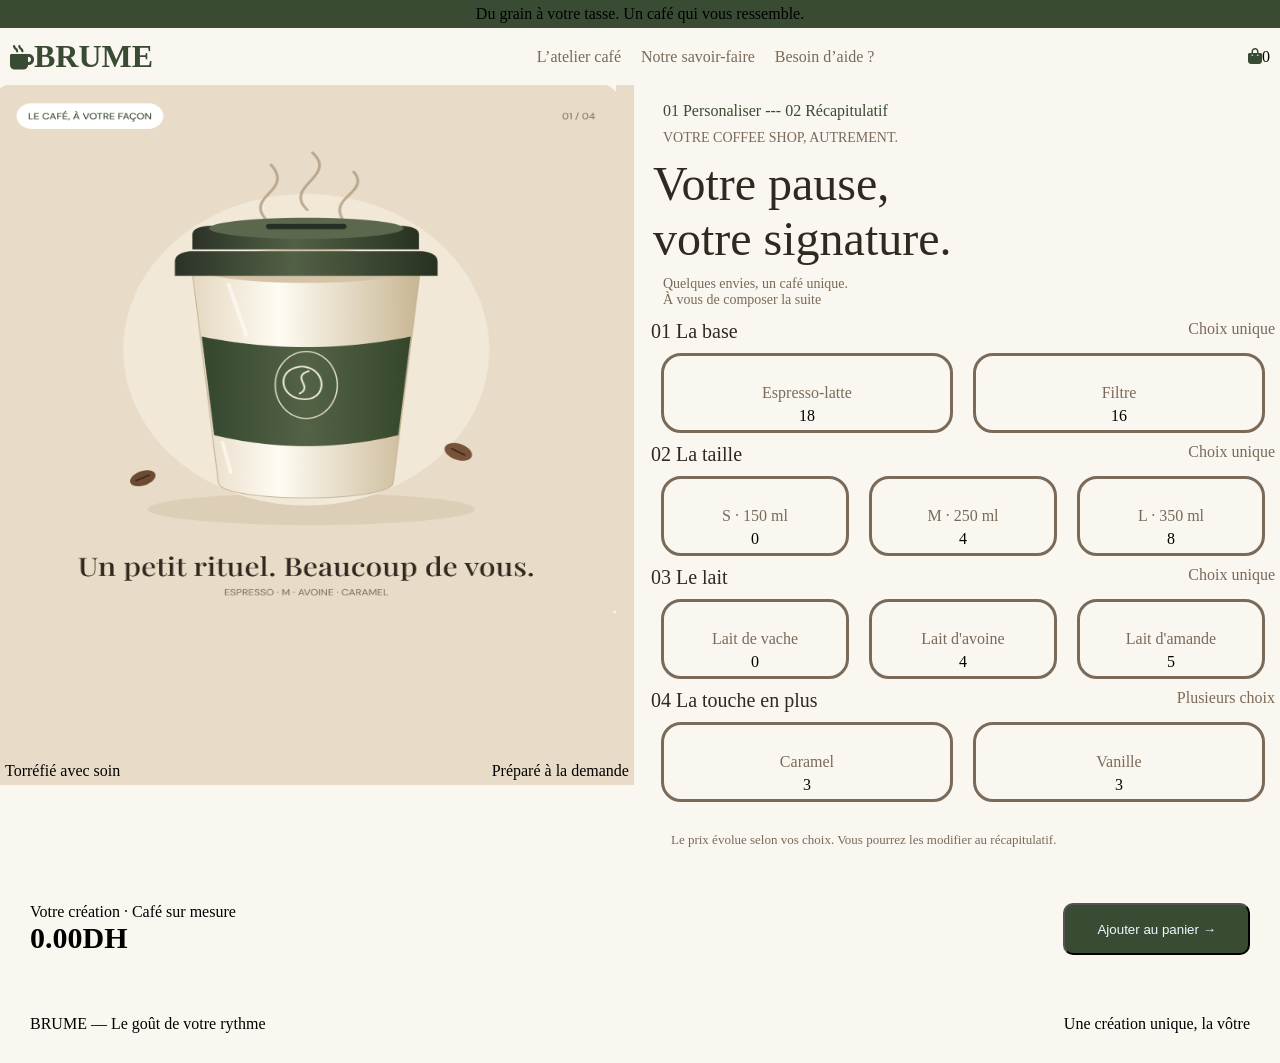
<file: html/index.html>
<!DOCTYPE html>
<html lang="en">

<head>
    <meta charset="UTF-8">
    <meta name="viewport" content="width=device-width, initial-scale=1.0">
    <title>Document</title>
    <link rel="stylesheet" href="../css/style.css">
    <link rel="stylesheet" href="https://cdnjs.cloudflare.com/ajax/libs/font-awesome/6.7.2/css/all.min.css">
</head>

<body>
    <header>
        <div>
            <p>Du grain à votre tasse. Un café qui vous ressemble.</p>
        </div>

        <div>
            <span id="logo">
                <i class="fa-solid fa-mug-hot"></i>
                <h1 class="previous">BRUME</h1>
            </span>

            <nav>
                <a href="#">L’atelier café</a>
                <a href="#">Notre savoir-faire </a>
                <a href="#"> Besoin d’aide ?</a>
            </nav>
            <span >
                <i  class="fa-solid fa-bag-shopping next"></i>
                <p id="Conteur">0</p>
            </span>
        </div>
    </header>
    <main>
        <section class="hero_section">
            <div class="section-2">
                <div class="section-1">

                    <div id="Demande">
                        <img src="../assets/image2.png" alt="image repesentative pour le site" name="coffe" />
                        <span>
                            <p>
                                Torréfié avec soin</p>
                            <p>
                                Préparé à la demande</p>
                        </span>
                    </div>
                    <form action="#" method="post">
                        <div class="intro">
                            <p> 01 Personaliser ---<span class="next"> 02 Récapitulatif</span> </p>
                            <p>VOTRE COFFEE SHOP, AUTREMENT. </p>
                            <h2> Votre pause,<br>votre signature.</h2>
                            <p> Quelques envies, un café unique.<br>À vous de composer la suite</p>
                        </div>
                        <div class="titre">
                            <span>01 La base</span><span>Choix unique </span>
                        </div>
                        <div>
                            <div class="option Base">
                                <label for="espresso" class="carte" >
                                    <input type="radio" id="espresso" name="base">
                                    <span> Espresso</span>
                                    <span> 18,00 DH</span>
                                </label>
                                <label for="filtre" class="carte">
                                    <input type="radio" id="filtre" name="base">
                                    <span> Filtre</span>
                                    <span>16.00DH </span>
                                </label>
                            </div>
                            <div class="titre">
                                <span>02 La taille</span><span>Choix unique </span>
                            </div>
                            <div class="option Taille">
                                <label for="s" class="carte">
                                    <input type="radio" id="s" name="taille">
                                        <span> S · 150 ml</span>
                                        <span> Inclus</span>
                                </label>
                                <label for="m"  class="carte">
                                    <input type="radio" id="m" name="taille">
                                    <span> M · 250 ml</span>
                                    <span>+ 4,00 DH </span>
                                </label>
                                <label for="l" class="carte">
                                    <input type="radio" id="l" name="taille">
                                    <span> L · 350 ml</span>
                                    <span>+ 8,00 DH </span>
                                </label>
                            </div>
                            <div class="titre" >
                                <span>03 Le lait</span><span>Choix unique </span>
                            </div>
                            <div class="option Lait">
                                <label for="vache" class="carte">
                                    <input type="radio" id="vache" name="lait">
                                    <span> Vache</span>
                                    <span> Inclus</span>
                                 </label>
                                 <label for="avoine" class="carte" >
                                    <input type="radio" id="avoine" name="lait">
                                    <span> Avoine</span>
                                    <span>+ 4,00 DH </span>
                                 </label>
                                 <label for="amande" class="carte">
                                    <input type="radio" id="amande" name="lait">
                                    <span>Amande</span>
                                    <span>+ 5,00 DH </span>
                                </label>
                            </div>
                               <div class="titre">
                                <span>04 La touche en plus</span><span>Plusieurs choix </span>
                               </div>
                            <div class="option Supplément">
                                 <label for="caramel" class="carte">
                                    <input type="checkbox" id="caramel" name="supplements">
                                    <span> Caramel</span>
                                    <span>+ 3.00DH</span>
                                  </label>
                                 <label for="vanille" class="carte">
                                    <input type="checkbox" id="vanille" name="supplements">
                                    <span>Vanille</span>
                                    <span>+ 3.00DH </span>
                                </label>
                            </div>
                        </div>


                        <div id="modif">
                            <p> Le prix évolue selon vos choix. Vous pourrez les modifier au récapitulatif.</p>
                        </div>
                    </form>
                </div>
                <div class="section-3">
                    <div>
                        <p>
                            Votre création · Café sur mesure
                        </p>
                        <h3 class="Prix">29,00 DH</h3>
                    </div>
                    <button type="submit" class="next">Ajouter au panier →</button>
                </div>
            </div>
        </section>
        <section class="facture_section  hidden">
            <div class="section-2">
                <p><span class="previous">01 Personaliser</span>  --- 02 Récapitulatif</p>
                <p> VOTRE CRÉATION EST PRÊTE</p>
                <h2> Votre moment café,<br>exactement comme vous l’aimez.</h2>
            </div>
            <div class="section-4">
                <div>
                    <img src="../assets/image2.png" alt=" image repesentative pour le site">
                </div>
                <div class="section-5">
                    <p>✓ Sélection ajoutée </p>
                    <h3> Votre récapitulatif</h3>
                    <p> Une création personnalisée · Quantité : 1</p>
                    <hr>
                    <div >
                        <div class="facture">
                            <h4 class="titre  tickets"></h4> 
                          <p class="priceTickets"> </p>
                        </div>
                        <div class="facture">
                            <h4 class="titre tickets"></h4> 
                            <p  class="priceTickets"></p>
                        </div>
                        <div class="facture">
                            <h4 class="titre  tickets"></h4> 
                           <p  class="priceTickets"></p>
                        </div>
                        <div class="facture">
                            <h4 class="titre tickets"></h4> 
                            <p  class="priceTickets"> </p>
                        </div>
                        <div class="facture">
                            <h4 class="titre tickets"></h4> 
                           <p  class="priceTickets"> </p>
                        </div>
                        
                        
                        
                        
                    </div>

                    <hr>
                    <h3 class="titre "> Total <span class="Prix">29,00 DH </span></h3>
                    <p>Prix de cette sélection · aucun paiement effectué.</p>
                    <button class="boutton-lon  previous" type="button">Créer un autre café → </button>
                    <p id="modifiable"> <i class="fa-solid fa-check"></i> Votre sélection reste modifiable à tout
                        moment. </p>
                </div>

            </div>
            <div class="section-6">
                <div>
                    <h4> Votre café signature</h4>
                    <p>Espresso · M · Avoine · Caramel</p>
                </div>
                <a href="#" class="previous"> Modifier</a>

            </div>

        </section>
    </main>
    <footer>
        <p>BRUME — Le goût de votre rythme</p>
        <p>Une création unique, la vôtre</p>
    </footer>
    <script src="../javaScript/script.js"></script>
</body>

</html>
</file>
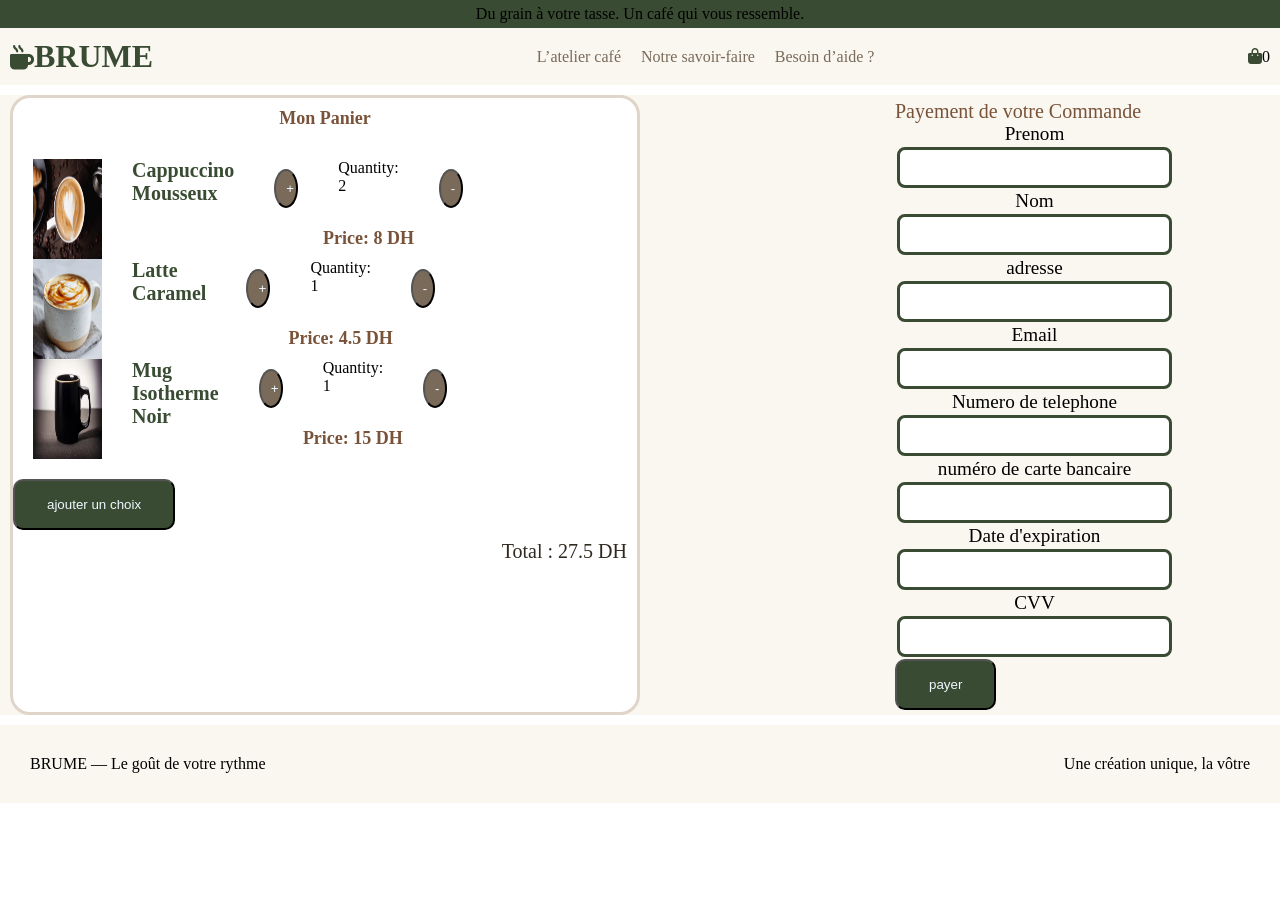
<file: html/Checkout.html>
<!DOCTYPE html>
<html lang="en">
<head>
    <meta charset="UTF-8">
    <meta name="viewport" content="width=device-width, initial-scale=1.0">
    <title>checkout</title>
    <link rel="stylesheet" href="../css/style.css">
    <link rel="stylesheet" href="https://cdnjs.cloudflare.com/ajax/libs/font-awesome/6.7.2/css/all.min.css">
</head>
<body>
     <header>
        <div>
            <p>Du grain à votre tasse. Un café qui vous ressemble.</p>
        </div>
        <div>
            <span id="logo">
                <i class="fa-solid fa-mug-hot"></i>
                <h1 class="previous">BRUME</h1>
            </span>
            <nav>
                <a href="#">L’atelier café</a>
                <a class="p-26" href="#">Notre savoir-faire </a>
                <a href="#"> Besoin d’aide ?</a>
            </nav>
            <span >
                <i  class="fa-solid fa-bag-shopping next"></i>
                <p id="Conteur">0</p>
            </span>
        </div>
    </header>
    <main>
          
          <section class="section-7">
            <!-- <img src="../assets/image2.png" alt="image repesentative pour le site" > -->
            <section class="section-5">
                <h4>Mon Panier</h4>
                <div class="commandes">
                
              </div>
           
            <button type="button" class="ajoute"> ajouter un choix</button>
            <dialog id="myDialog"  class="search"> 
                <div>
                    <label for="chercher">
                        chercher votre produits
                    </label>
                    <input type="search" id="chercher"  placeholder="Rechercher...">
                    <div id="results"></div>
                  
                </div>
               
            </dialog>
            <h2  id="Total">TOTAL:50DH</h2>
            </section>
            <section class="Payement">
            <form>
            <fieldset>
                <legend>Payement de votre Commande</legend>
                <label for="fname">Prenom
                <input type="text" id="fname"  class="name" required></label>
                <label for="lname">Nom
                <input type="text" id ="lname"   class="name" required></label>
                <label for="adresse">adresse
                <input type="text" id="adresse" required></label>
                <label for="email">Email
                <input type="text" id="email" required></label>
                <label for="tele">Numero de telephone 
                <input type="text" id="tele" required></label>
                <label for="Carteb">numéro de carte bancaire
                <input type="text" id="Carteb" required></label>
                <label for="dateexp">Date d'expiration 
                <input type="text" id="dateexp" required></label>
                <label for="CVV"> CVV
                <input type="text" id="CVV"></label>
                <button type="submit" id="payer">payer</button>
            </fieldset>
          </form>
          </section>  
          </section>
          
          
          
    </main>
    <footer>
        <p>BRUME — Le goût de votre rythme</p>
        <p>Une création unique, la vôtre</p>
    </footer>
    <script src="../javaScript/scriptCheckout.js"></script>
</body>
</html>
</file>
<file: css/style.css>
*{
    margin:0;
    padding:0;
    box-sizing: border-box;
}
header>div:first-child{
    background-color: #394B32; 
    display: flex;
    justify-content: center;
    padding:5px;
}
header>div:last-child{
    background-color:#FAF7F0;
    display: flex;
    flex-direction: row;
    align-items: center;
    justify-content: space-between;
    gap: 20px;

}
#logo{
    display:flex;
    flex-direction: row;  
    justify-content: flex-start; 
    align-items: center;
    padding: 10px;
}
#logo i{
    color: #394B32;
    font-size: x-large;
}
#logo h1{
    font-family:Playfair Display;
    font-size: 32px;
    font-weight: 500px;
    color: #394B32;
}
nav {
    display: flex;
    flex-direction: row;
    gap: 20px;
}
header>div:last-child>span:last-child{
    display: flex;
    flex-direction:row;
    justify-content: end;
    padding-right: 10px;

}
a {
    text-decoration: none;
    color:#796A59
}
a :focus{
    color:#394B32
}
header>div:last-child>span:last-child i{
    color: #394B32;
    font-size: medium;
}
footer{
    display: flex;
    flex-direction: row;
    background-color:#FAF7F0;
    justify-content: space-between;
    padding: 30px;
}
#Demande{
    height:700px;
    background-color: #E8DBC7;
    display: flex;
    flex-direction: column;
    justify-content: space-between;
    width: 50%;
}
#Demande>img{
    max-height: 528px;
    max-width: 616px;
}
#Demande span{
    display: flex;
    justify-content: space-between;
    padding:5px;
}
.section-1{
    display: flex;
    gap: 12px;

}
.option{
    display: flex;
    flex-direction: row;
    justify-content: space-between;
}
.option label{
    border:solid; 
    border-color: #796A59;
    padding: 5px;
    margin: 10px ;
    border-radius:20px;
    width: 50%;   
}
.option label  span{
    display: flex;
    flex-direction: column;
    align-items: center;

}
.option span:first-of-type{
   font-size: 1rem;
   color: #796A59;
   padding: 5px;

}
input{
    appearance: none;
}
.titre{
    display:flex;
    justify-content: space-between;
}
.titre span:first-child{
    font-size:20px;
    color:#30291F;
}
.titre span:last-child{
    color:#796A59 ;
}
form{
    width: 50%;
    padding:5px ;
}
.intro{
    padding: 2px;   
}
 h2{
    font-family: 'Playfair Display', serif;
    font-weight: 500;
    font-size: 48px;
    color: #30291F;
}
.intro p:first-child{
    color: #394B32;
    margin: 10px;
}
.intro p:nth-child(2){
 color: #796A59;
 margin: 10px;
 font-size:14px;

}
.intro p:last-child{
 color: #796A59;
 margin: 10px;
 font-size:14px;
}
main{
    background-color:#FAF7F0;
}
#modif{
    margin: 20px;
    color: #796A59;
    font-size: small;
}
.section-2{
    display: flex;
    flex-direction: column;   
}
.section-3{
    display: flex;
    flex-direction: row;
    padding: 10px;
    justify-content: space-between;
    margin: 20px;

}
button{
    background-color: #394B32;
    border-radius: 10px;
    padding: 16px 32px;
    color: aliceblue;
}
h3{
    font-size: 30px;
}
.carte:has(input:checked) {
    background: #e9eddc;
    border-color: #40543a;
    border-width: 3px;
}

.carte:has(input:checked) span:first-of-type::before {
    content: "✓";
    margin-right: 10px;
}
.section-4{
    display: flex;
    flex-direction: row;
    justify-content: space-between;
    background-color: #FAF7F0;
}
.section-5{
    width: 50%;
    border: solid;
    border-color:#DFD5C8;
    border-radius: 20px;
    background-color: white;

}
.section-5 > p:first-of-type{
    display:inline-block;
    border: solid;
    border-radius: 20px;
    background-color: #E9EEDC;
    padding: 10px;
    margin: 20px;
}
.section-5 >h3{
    font-size:x-large;
    font-weight:250px;
    margin: 10px 20px;
}
.section-5 p{
    color:#796A59;
    margin: 10px 20px;

}
.section-5 h4{
    padding:10px;
}
.boutton-lon{
    width: 80%;
    margin-left:80px;
}
#modifiable{
    background-color: #E9EEDC;
    border: solid ;
    border-radius:20px;
    padding: 20px;
    width: 75%;
    margin-left:80px ;
}
.section-6{
    display: flex;
    flex-direction: row;
    padding: 20px;
    gap:40%;
}
.section-6 a {
    text-decoration: underline;

}
.hidden{
    display: none !important;
}
.facture{
    display: flex;
    flex-direction: row;
    justify-content: space-between;
}
@media only screen and (max-width: 500px ) {

header>div:first-child{
    display: none;
}
nav{
    display:none;
}
.section-1{
    display: flex;
    flex-direction: column;
    width: 100%;
}
.section-3{
    display: flex;
    flex-direction: column;
    justify-content: center;
    width: 100%;
}
footer{
    display:flex;
    flex-direction:column; 
    justify-content: center; 
}
footer>p:last-child{
    display:none;
}
#Demande{
    width: 80%;
   margin:10%;
}
button{
    display: flex;
    width: 70%;
    gap: 10px;
    text-align: center;
    
}
form{
    width: 100%;
}
main{
    width: 100%;
}
.section-4{
    display: flex;
    flex-direction: column;
    width: 100%;
}
.section-5{
    width: 100%;
}

}
.commandes{
    
    border-color:#795339;
    border-radius: 5px;
    width: 250px;
    padding: 10px;
    margin:10px ;
}
.commandes div span:first-child{
    width: 10px;;
    padding: 10px ;
    color: #394B32;

}
.augmenter{
    background-color: #796A59;
    width:10px;
    padding: 10px;
    margin: 10px;
    border-radius: 50%;
    
}
.diminuer{
    background-color: #796A59;
    width:10px;
    padding: 10px;
    margin: 10px;
    border-radius: 50%
}
.vertical{
    display: flex;
    flex-direction: column;
}
.horizontale{
    display: flex;
    flex-direction: row;
    gap: 30px;
}
.horizontale img{
    width:30%;
    gap: 10px;
}
.horizontale h3{
    font-size: 20px;
    color: #394B32;
    
}
.ajout{
    padding: 10px;
   margin: 20px;
}
.section-7 h2{
    display: flex;
    justify-content: end;
    font-size:20px;
    margin: 10px;
}

.Payement form label{
    display: flex;
    flex-direction: column;
    align-items: center;
    font-size: larger;
    
}
.Payement fieldset{
    border: none;
}
.Payement legend{
    font-size: 20px;
    color: #795339;
    display: flex;
    align-items: center;
}
.Payement input{
    padding: 10px 50px;
    margin: 5px;
  border: #40543a;
    border-radius: 5px;
    outline:solid #394B32; 
}
.section-7{
     display: flex;
    flex-direction: row;
    background-color: #FAF7F0;
    gap: 250px;
    margin: 10px;
}
.section-7 h4{
    color:#795339;
    font-size: large;
    display: flex;
    flex-direction: row;
    justify-content: center;
}
#chercher {
  width: 100%;
  height: 100%;
  border-radius: 50px;
  background: rgba(255, 255, 255, 0.1);
  backdrop-filter: blur(10px);
  border: 1px solid rgba(255,255,255,0.2);
  position: relative;
}

#chercher.active {
  width: 350px;
}
#ajouter{
    display: flex;
    flex-direction: row;
    width: 50px;
    text-align: center;
    justify-content:start;
}
.search{
    background-color:#E9EEDC;
    border-radius:10px;
    margin-left: 50px;
}
.search label{
    margin: 10px;
}
.search input{
    margin: 10px;
}
.search div{
    margin: 15px ;
}
</file>
